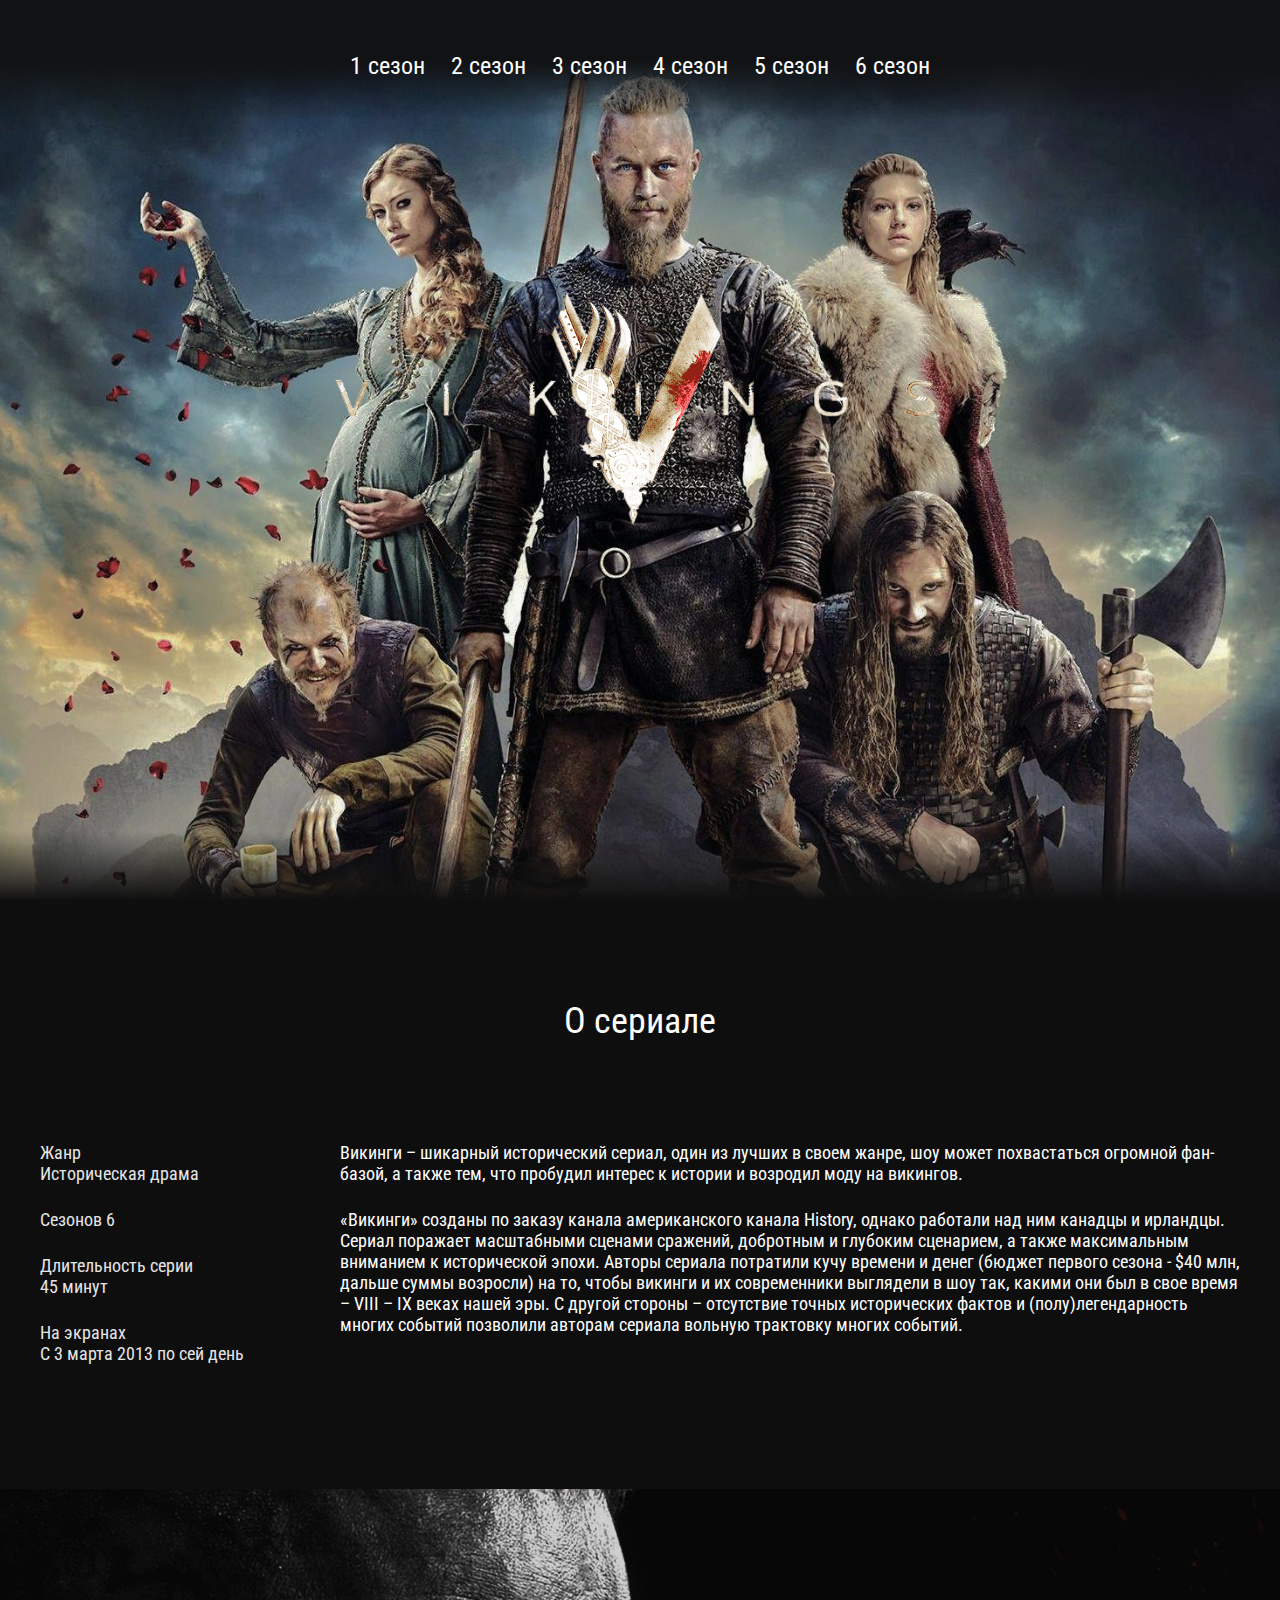
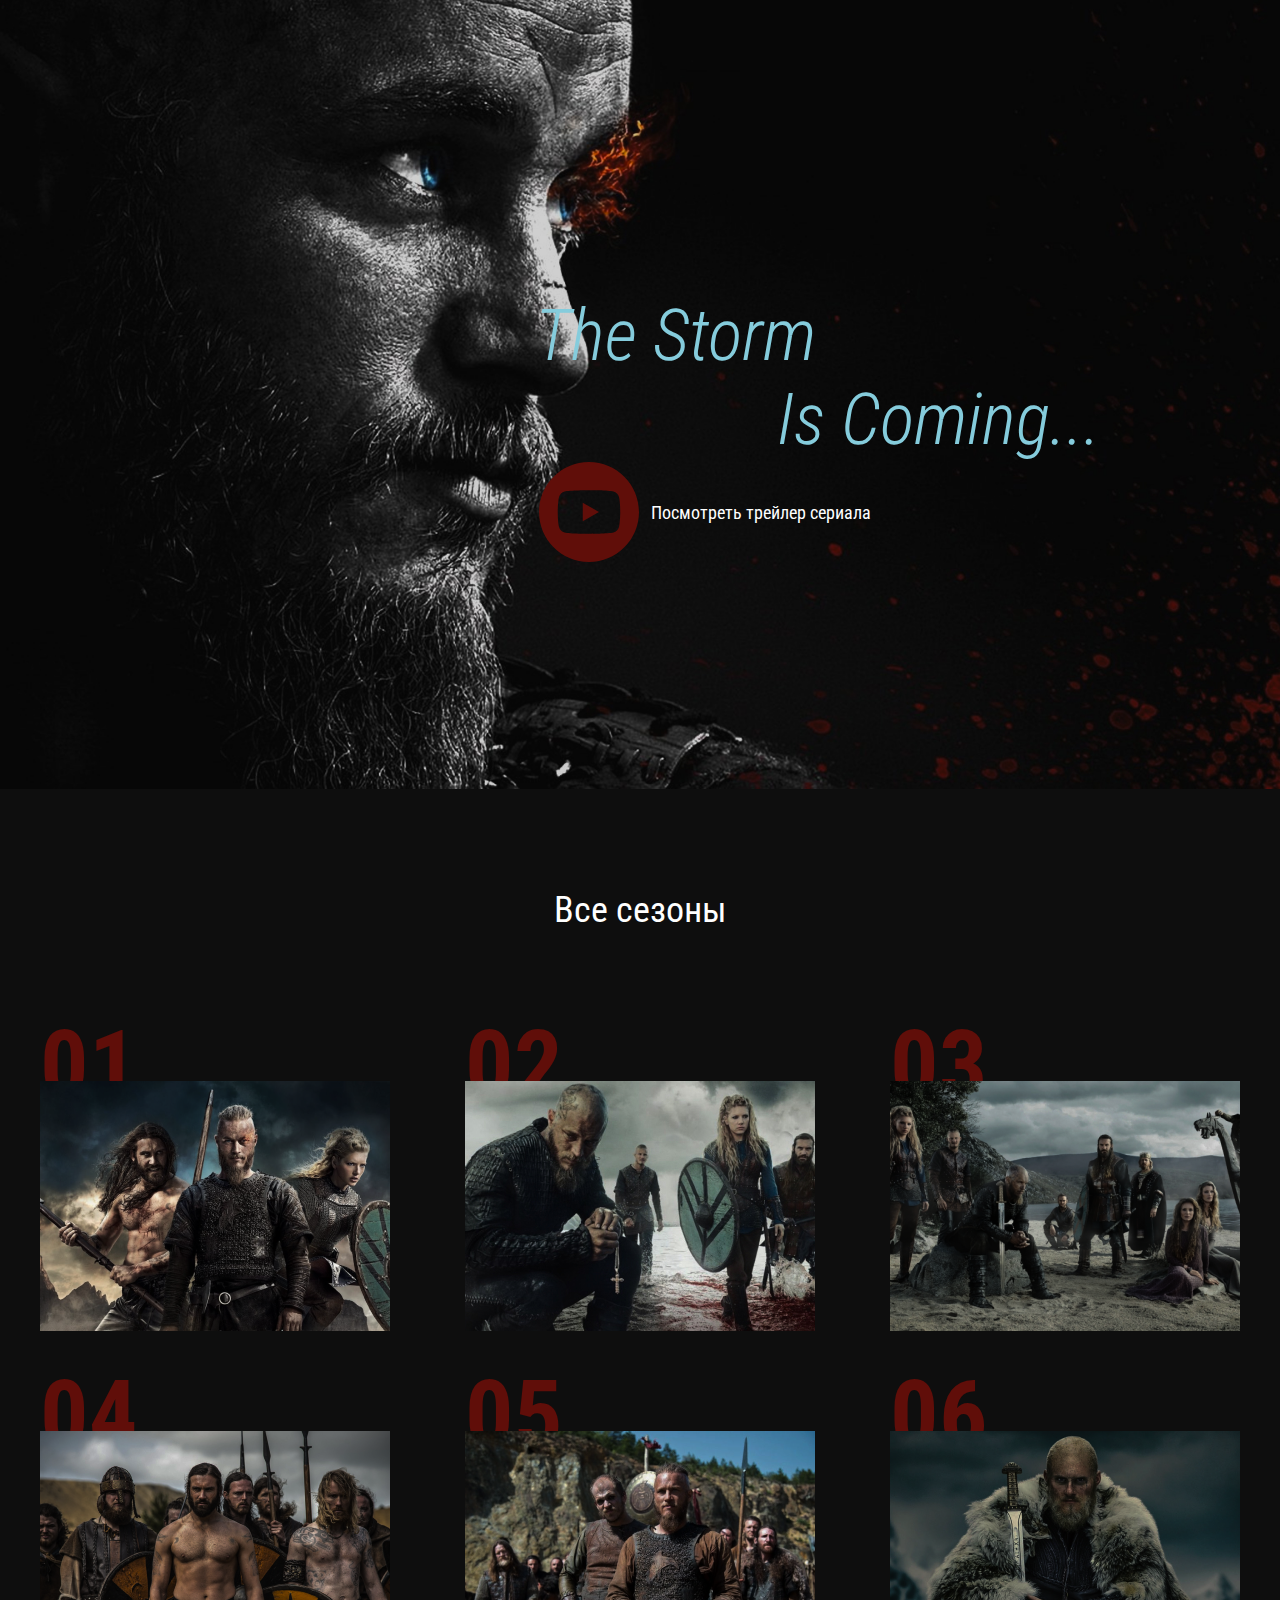
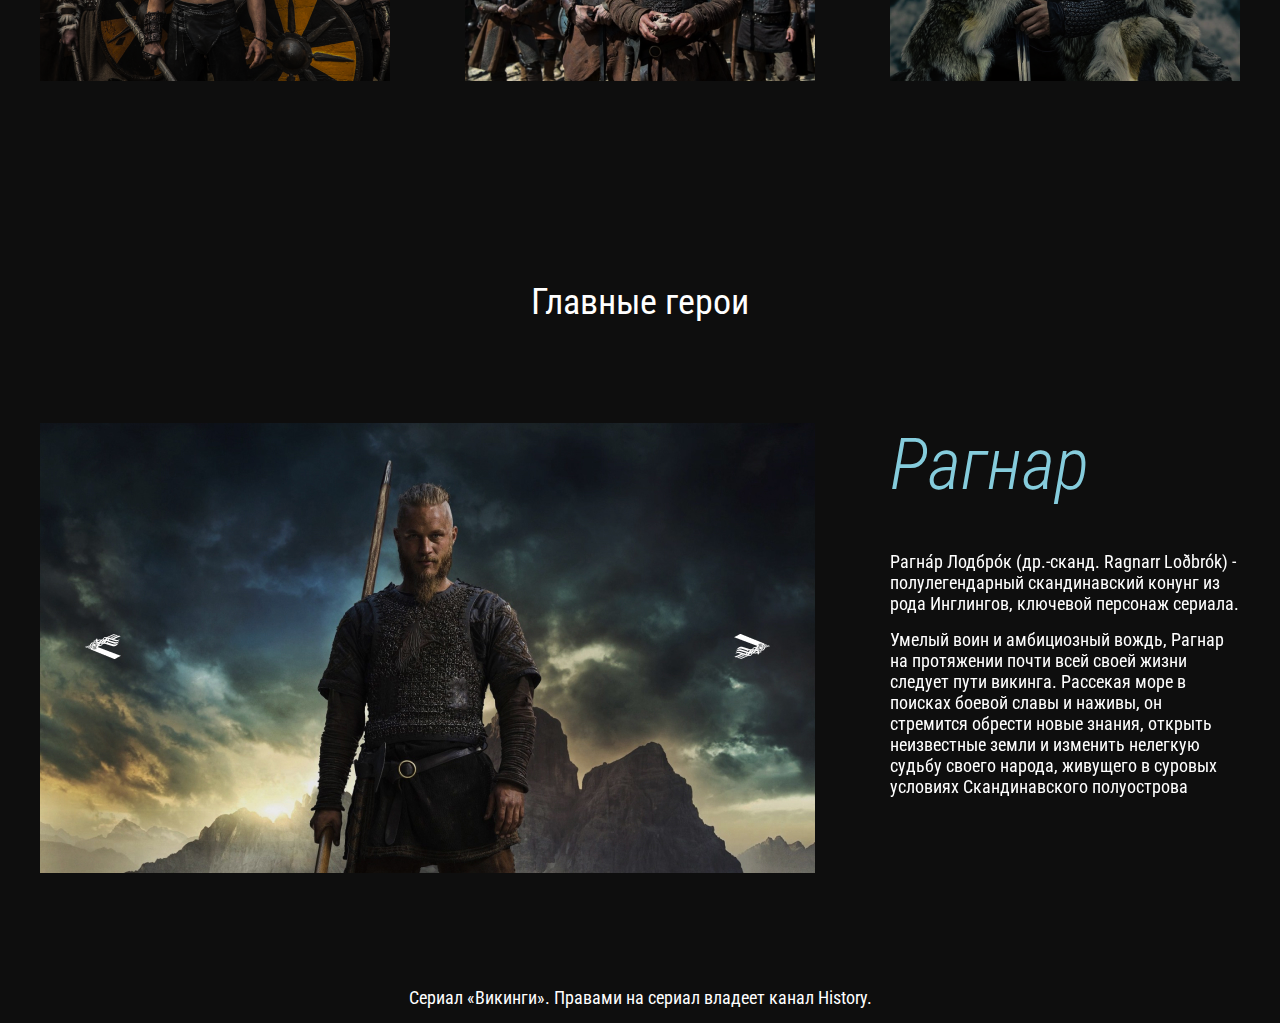
<file: index.html>
<!DOCTYPE html>
<html lang="en">
<head>
  <meta charset="UTF-8">
  <meta name="viewport" content="width=device-width, initial-scale=1.0">
  <meta http-equiv="X-UA-Compatible" content="ie=edge">
  <title>Vikings</title>
  <link rel="preconnect" href="https://fonts.gstatic.com">
<link href="https://fonts.googleapis.com/css2?family=Roboto+Condensed:ital,wght@0,400;0,700;1,300&display=swap" rel="stylesheet">
  <link rel="stylesheet" href="css/reset.css">
  <link rel="stylesheet" href="css/slick.css">
  <link rel="stylesheet" href="css/jquery.fancybox.css">
  <link rel="stylesheet" href="css/style.css">
</head>
<body>
  <header class="header">
    <nav class="menu">
      <button class="menu__btn">
        <span></span>
      </button>
      <ul class="menu__list">
        <li class="menu__list-item">
          <a class="menu__list-link" href="season-1.html">1 сезон</a>
        </li>
        <li class="menu__list-item">
          <a class="menu__list-link" href="#">2 сезон</a>
        </li>
        <li class="menu__list-item">
          <a class="menu__list-link" href="#">3 сезон</a>
        </li>
        <li class="menu__list-item">
          <a class="menu__list-link" href="#">4 сезон</a>
        </li>
        <li class="menu__list-item">
          <a class="menu__list-link" href="#">5 сезон</a>
        </li>
        <li class="menu__list-item">
          <a class="menu__list-link" href="#">6 сезон</a>
        </li>
      </ul>
    </nav>
    <div class="logo">
      <img class="logo__img" src="images/logo.png" alt="Логотип">
    </div>
  </header>
    <section class="about section-page">
    <div class="container">
    <h3 class="title">
      О сериале
    </h3>
    <div class="about__inner">
      <ul class="about__info">
    <li class="about__info-item">
      Жанр
      <span> Историческая драма</span>
    </li>
    <li class="about__info-item">Сезонов
      6</li>
    <li class="about__info-item"> Длительность серии
      <span>45 минут</span>
      </li>
    <li class="about__info-item">На экранах
      <span>С 3 марта 2013 по сей день</span></li>
      </ul>
      
     
      
    <div class="about__text">
      <p>Викинги – шикарный исторический сериал, один из лучших в своем жанре, шоу может похвастаться огромной фан-базой, а также тем, что пробудил интерес к истории и возродил моду на викингов.
        </p>
        <p>«Викинги» созданы по заказу канала американского канала History, однако работали над ним канадцы и ирландцы. Сериал поражает масштабными сценами сражений, добротным и глубоким сценарием, а также максимальным вниманием к исторической эпохи. Авторы сериала потратили кучу времени и денег (бюджет первого сезона - $40 млн, дальше суммы возросли) на то, чтобы викинги и их современники выглядели в шоу так, какими они был в свое время – VIII – IX веках нашей эры. С другой стороны – отсутствие точных исторических фактов и (полу)легендарность многих событий позволили авторам сериала вольную трактовку многих событий.</p>
         </div>
      </div>
    </div>
  </section>
<section class="video">
  <div class="conteiner">
    <h3 class="video__text"><span>The Storm </span>
      Is Coming...</h3>
      <a class="video__btn" data-fancybox href="https://www.youtube.com/watch?v=-2ASgvKNcfU">Посмотреть трейлер сериала</a>
  </div>
</section>
<section class="seasons section-page">
  <div class="container">
    <h3 class="title">
      Все сезоны
    </h3>
    <ol class="seasons__inner">
      <li class="seasons__item" style="background-image: url(images/seasons-image-1.png);">
        <a href="season-1.html" class="seasons__link">Cмотреть</a>
      </li>
      <li class="seasons__item" style="background-image: url(images/seasons-image-2.png);">
        <a href="#" class="seasons__link">Cмотреть</a>
      </li>
      <li class="seasons__item" style="background-image: url(images/seasons-image-3.png);">
        <a href="#" class="seasons__link">Cмотреть</a>
      </li>
      <li class="seasons__item" style="background-image: url(images/seasons-image-4.png);">
        <a href="#" class="seasons__link">Cмотреть</a>
      </li>
      <li class="seasons__item" style="background-image: url(images/seasons-image-5.png);">
        <a href="#" class="seasons__link">Cмотреть</a>
      </li>
      <li class="seasons__item" style="background-image: url(images/seasons-image-6.png);">
        <a href="#" class="seasons__link">Cмотреть</a>
      </li>
    </ol>
  </div>
</section>
<section class="heroes section-page">
  <div class="container">
    <h3 class="title">Главные герои</h3>
    <div class="heroes__inner">
      <div class="heroes__slider-img">
        <img class="heroes__images" src="images/hero-1.jpg" alt="">
        <img class="heroes__images" src="images/hero-1.jpg" alt="">
        <img class="heroes__images" src="images/hero-1.jpg" alt="">
      </div>
      <div class="heroes__slider-text">
        <div class="heroes__text">
          <h4 class="heroes__name">Рагнар</h4>
          <p>Рагна́р Лодбро́к (др.-сканд. Ragnarr Loðbrók) - полулегендарный скандинавский конунг из рода Инглингов, ключевой персонаж сериала.
          </p>
          <p>Умелый воин и амбициозный вождь, Рагнар на протяжении почти всей своей жизни следует пути викинга. Рассекая море в поисках боевой славы и наживы, он стремится обрести новые знания, открыть неизвестные земли и изменить нелегкую судьбу своего народа, живущего в суровых условиях Скандинавского полуострова</p>
        </div>
        <div class="heroes__text">
          <h4 class="heroes__name">Рагнар2</h4>
          <p>Рагна́р Лодбро́к (др.-сканд. Ragnarr Loðbrók) - полулегендарный скандинавский конунг из рода Инглингов, ключевой персонаж сериала.
          </p>
          <p>Умелый воин и амбициозный вождь, Рагнар на протяжении почти всей своей жизни следует пути викинга. Рассекая море в поисках боевой славы и наживы, он стремится обрести новые знания, открыть неизвестные земли и изменить нелегкую судьбу своего народа, живущего в суровых условиях Скандинавского полуострова</p>
        </div>
        <div class="heroes__text">
          <h4 class="heroes__name">Рагнар3</h4>
          <p>Рагна́р Лодбро́к (др.-сканд. Ragnarr Loðbrók) - полулегендарный скандинавский конунг из рода Инглингов, ключевой персонаж сериала.
          </p>
          <p>Умелый воин и амбициозный вождь, Рагнар на протяжении почти всей своей жизни следует пути викинга. Рассекая море в поисках боевой славы и наживы, он стремится обрести новые знания, открыть неизвестные земли и изменить нелегкую судьбу своего народа, живущего в суровых условиях Скандинавского полуострова</p>
        </div>
      </div>
    </div>
  </div>
</section>
<footer class="footer">
 <div class="container">
   <p class="copy">Сериал «Викинги». Правами на сериал владеет канал History.</p>
  </div> 
</footer>

  <script src="https://ajax.googleapis.com/ajax/libs/jquery/3.4.1/jquery.min.js"></script>
  <script src="js/slick.min.js"></script>
  <script src="js/jquery.fancybox.min.js"></script>
  <script src="js/main.js"></script>
</body>
</html>
</file>
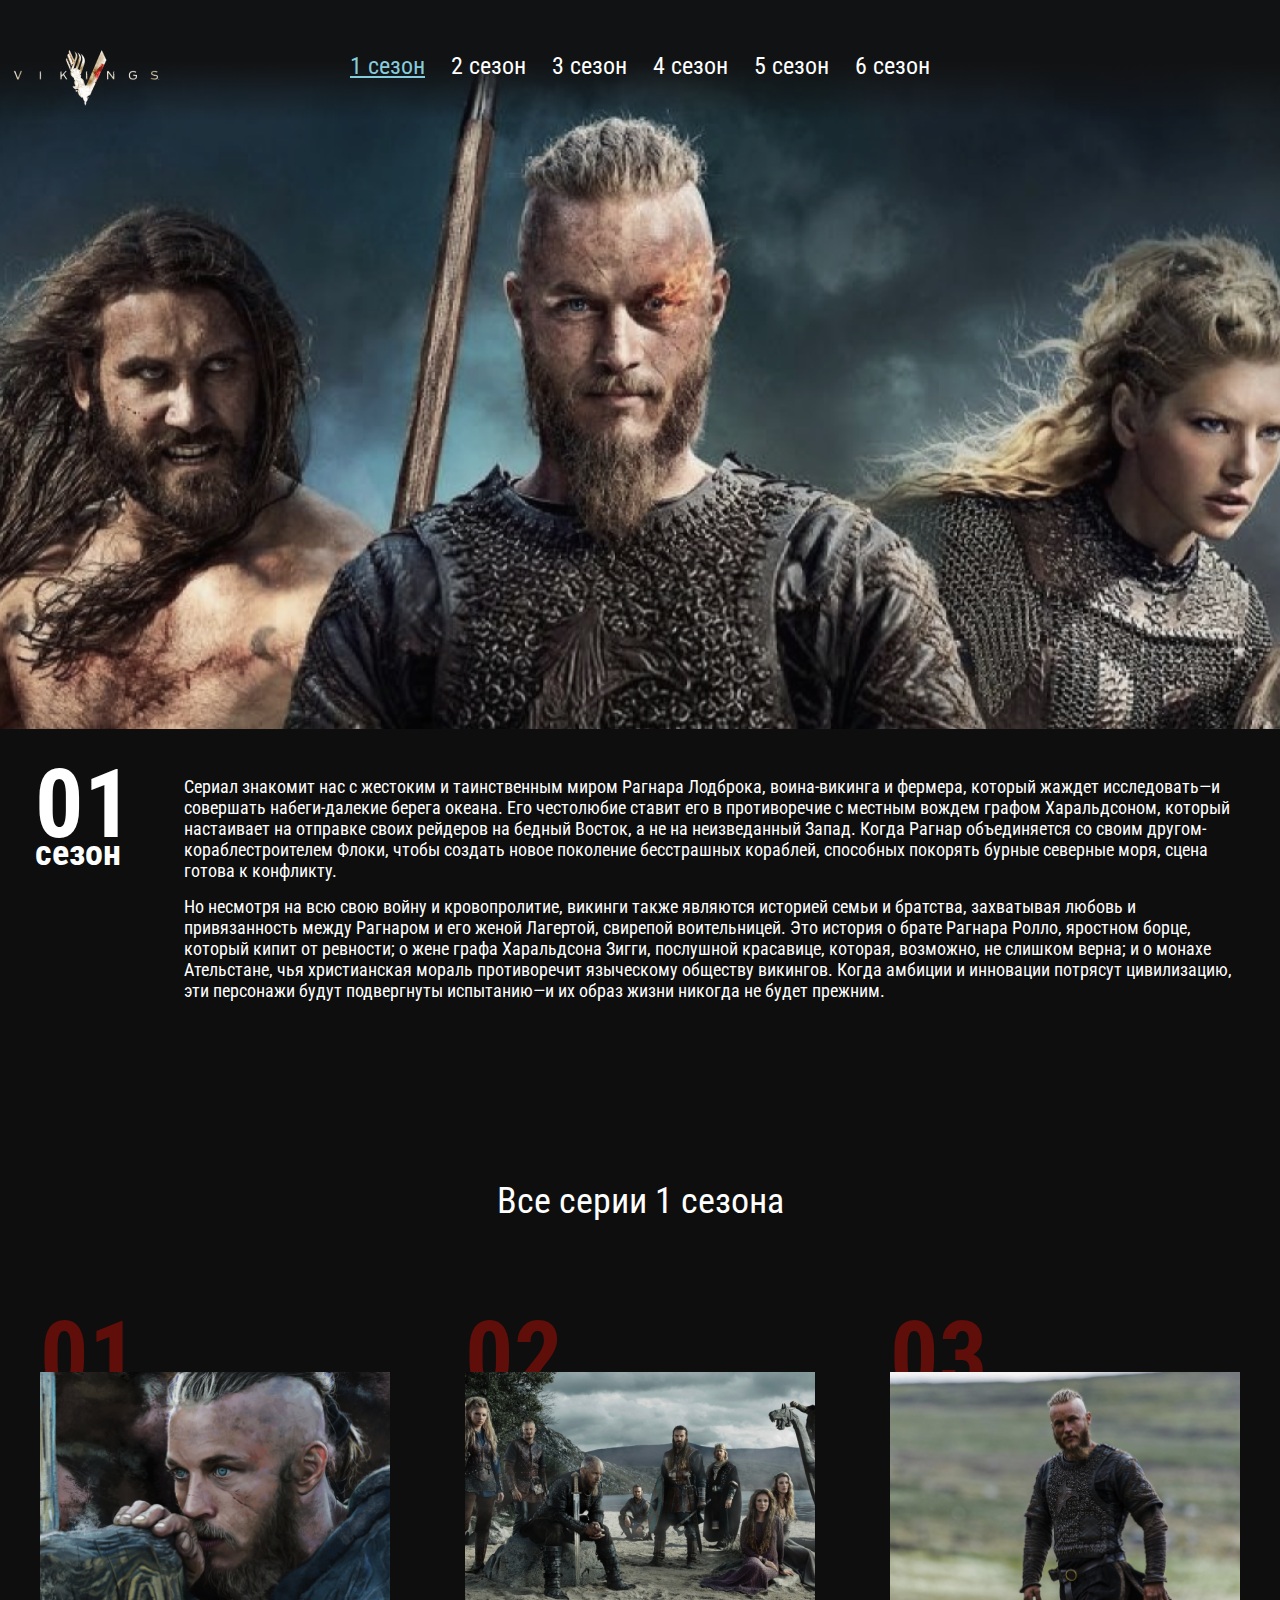
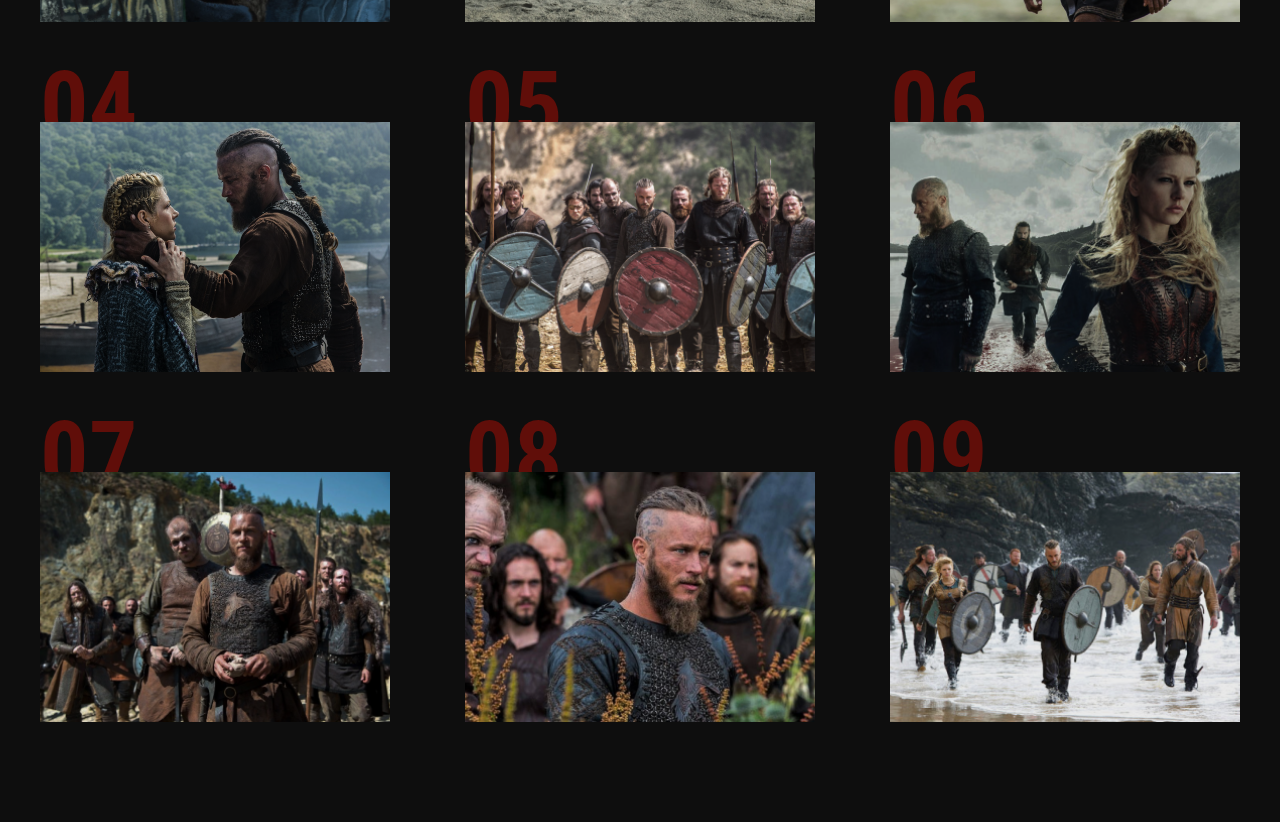
<file: season-1.html>
<!DOCTYPE html>
<html lang="ru">
<head>
    <meta charset="UTF-8">
    <meta name="viewport" content="width=device-width, initial-scale=1.0">
    <meta http-equiv="X-UA-Compatible" content="ie=edge">
  <title>Vikings</title>
  <link rel="preconnect" href="https://fonts.gstatic.com">
<link href="https://fonts.googleapis.com/css2?family=Roboto+Condensed:ital,wght@0,400;0,700;1,300&display=swap" rel="stylesheet">
  <link rel="stylesheet" href="css/reset.css">
  <link rel="stylesheet" href="css/jquery.fancybox.css">
  <link rel="stylesheet" href="css/style.css">
</head>
<body>
<header class="page-header">
  <nav class="menu">
    <button class="menu__btn">
      <span></span>
    </button>
    <div class="menu__container">
    <a href="index.html" class="page-logo">
      <img src="images/page-logo.png" alt="">
    </a>
    <ul class="menu__list">
      <li class="menu__list-item">
        <a class="menu__list-link menu__list-link--active" href="#">1 сезон</a>
      </li>
      <li class="menu__list-item">
        <a class="menu__list-link" href="#">2 сезон</a>
      </li>
      <li class="menu__list-item">
        <a class="menu__list-link" href="#">3 сезон</a>
      </li>
      <li class="menu__list-item">
        <a class="menu__list-link" href="#">4 сезон</a>
      </li>
      <li class="menu__list-item">
        <a class="menu__list-link" href="#">5 сезон</a>
      </li>
      <li class="menu__list-item">
        <a class="menu__list-link" href="#">6 сезон</a>
      </li>
    </ul>
  </div>
  </nav>
  <div class="season-info">
    <div class="season-info__num">
      01
      <span>cезон</span>
    </div>
    <div class="season-info__text">
      <p>Сериал знакомит нас с жестоким и таинственным миром Рагнара Лодброка, воина-викинга и фермера, который жаждет исследовать—и совершать набеги-далекие берега океана. Его честолюбие ставит его в противоречие с местным вождем графом Харальдсоном, который настаивает на отправке своих рейдеров на бедный Восток, а не на неизведанный Запад. Когда Рагнар объединяется со своим другом-кораблестроителем Флоки, чтобы создать новое поколение бесстрашных кораблей, способных покорять бурные северные моря, сцена готова к конфликту.
</p>
<p>
  Но несмотря на всю свою войну и кровопролитие, викинги также являются историей семьи и братства, захватывая любовь и привязанность между Рагнаром и его женой Лагертой, свирепой воительницей. Это история о брате Рагнара Ролло, яростном борце, который кипит от ревности; о жене графа Харальдсона Зигги, послушной красавице, которая, возможно, не слишком верна; и о монахе Ательстане, чья христианская мораль противоречит языческому обществу викингов. Когда амбиции и инновации потрясут цивилизацию, эти персонажи будут подвергнуты испытанию—и их образ жизни никогда не будет прежним.</p>
    </div>
  </div>
  </header>
  <section class="seasons section-page">
    <div class="container">
      <h3 class="title">
        Все серии 1 сезона
            </h3>
      <ol class="seasons__inner">
        <li class="seasons__item" style="background-image: url(images/seria-1bg.png);">
          <a data-fancybox="gallery" href="https://www.youtube.com/watch?v=-2ASgvKNcfU" class="seasons__link">Cмотреть</a>
        </li>
        <li class="seasons__item" style="background-image: url(images/seria-2bg.png);">
          <a data-fancybox="gallery" href="https://www.youtube.com/watch?v=-2ASgvKNcfU" class="seasons__link">Cмотреть</a>
        </li>
        <li class="seasons__item" style="background-image: url(images/seria-3bg.png);">
          <a data-fancybox="gallery" href="https://www.youtube.com/watch?v=-2ASgvKNcfU" class="seasons__link">Cмотреть</a>
        </li>
        <li class="seasons__item" style="background-image: url(images/seria-4bg.png);">
          <a data-fancybox="gallery" href="https://www.youtube.com/watch?v=-2ASgvKNcfU" class="seasons__link">Cмотреть</a>
        </li>
        <li class="seasons__item" style="background-image: url(images/seria-5bg.png);">
          <a data-fancybox="gallery" href="https://www.youtube.com/watch?v=-2ASgvKNcfU" class="seasons__link">Cмотреть</a>
        </li>
        <li class="seasons__item" style="background-image: url(images/seria-6bg.png);">
          <a data-fancybox="gallery" href="https://www.youtube.com/watch?v=-2ASgvKNcfU" class="seasons__link">Cмотреть</a>
        </li>
        <li class="seasons__item" style="background-image: url(images/seria-7bg.png);">
          <a data-fancybox="gallery" href="https://www.youtube.com/watch?v=-2ASgvKNcfU" class="seasons__link">Cмотреть</a>
        </li>
        <li class="seasons__item" style="background-image: url(images/seria-8bg.png);">
          <a data-fancybox="gallery" href="https://www.youtube.com/watch?v=-2ASgvKNcfU" class="seasons__link">Cмотреть</a>
        </li>
        <li class="seasons__item" style="background-image: url(images/seria-9bg.png);">
          <a data-fancybox="gallery" href="https://www.youtube.com/watch?v=-2ASgvKNcfU" class="seasons__link">Cмотреть</a>
        </li>
      </ol>
    </div>
  </section>

    <script src="https://ajax.googleapis.com/ajax/libs/jquery/3.4.1/jquery.min.js"></script>
    <script src="js/jquery.fancybox.min.js"></script>
    <script src="js/main.js"></script>
  </body>
  </html>
</file>
<file: css/style.css>
*{
    box-sizing: border-box;
}

body{
    background-color: #0E0E0E;
    color: #fff;
    font-family: 'Roboto Condensed', sans-serif;
    font-weight: 400px;
    font-size: 18px;
    line-height: 21px;
}

a{
    color: inherit;
    text-decoration: none;
}
ul{
    list-style: none;
}

.container{
    max-width: 1220px;
    padding: 0 10px;
    margin: 0 auto;
}

.section-page{
    padding: 100px 0;
}

.title{
    text-align: center;
    margin-bottom: 100px;
    font-size: 36px;
    line-height: 42px;
    font-weight: 400;
}

.header{
    background-image: url(../images/header-bg.jpg);
    height: 100vh;
    background-size: cover;
    background-repeat: no-repeat;
    background-position: center 50px;
    text-align: center;
    position: relative;
}

.header::after{
    content: '';
    position: absolute;
    height: 70px;
    bottom: -1px;
    left: 0;
    width: 100%;
    background: linear-gradient(180deg, #0E0E0E 0%, rgba(17, 17, 17, 0.850295) 16.53%, rgba(32, 31, 33, 0) 100%);
    transform: rotate(180deg);
}

.menu{
    padding: 50px 0 58px;
    background: linear-gradient(180deg, #111213 0%, #111213 43.62%, rgba(32, 31, 33, 0) 86.33%);
}

.menu__btn{
    display: none;
}

.menu__list{
    display: flex;
    justify-content: center;

}

.menu__list-item{
    padding: 0 13px;
}

.menu__list-link{
    font-size: 36px;
    line-height: 42px;
}
.menu__list-link:hover, .menu__list-link--active{
    color: #85CCDC;
    text-decoration-line: underline;
}

.logo{
    padding-top: 17vh;
}

.about__inner{
    display: flex;
}

.about__info{
    width: 375px;
    margin-right: 50px;
    flex: none;
}

.about__info-item{
    margin-bottom: 25px;
    color: #E5E5E5;
}

.about__info-item span{
    display: block;
}

.about__text p{
    margin-bottom: 25px;
}

.video{
    background-image: url(../images/video-bg.jpg);
    height: 100vh;
    background-size: cover;
    background-position: center center;
    background-repeat: no-repeat;
    text-align: right;
    padding-right: 17%;
}

.video__text{
font-style: italic;
font-weight: 300;
font-size: 72px;
line-height: 84px;
color: #85CCDC;
padding-top: 45vh;
margin-bottom: 40px;
}

.video__text span{
display: block;
padding-right: 285px;
}

.video__btn{
    padding-left: 112px;
    position: relative;
    margin-right: 230px;
}

.video__btn::before{
    content: '';
    position: absolute;
    width: 100px;
    height: 100px;
    top: -40px;
    left: 0;
    background-image: url(../images/youtube-btn.svg);
}

.seasons__inner{
    display: grid;
    grid-template-columns: repeat(auto-fill, minmax(284px, 1fr));
    grid-gap: 100px 75px;
    counter-reset: number;
    padding-top: 50px;
}

.seasons__item{
    width: 350px;
    height: 250px;
    background-position: center center;
    background-repeat: no-repeat;
    background-size: cover;
    list-style: none;
    position: relative;
    display: flex;
    justify-content: center;
    align-items: center;
}

.seasons__item:hover .seasons__link{
    opacity: 1;
}

.seasons__item::before{
    content: "0" counter(number);
    counter-increment: number;
    position: absolute;
    font-weight: bold;
    font-size: 96px;
    line-height: 112px;
    color: #600E09;
    left: 0;
    top: -72px;
    z-index: -1;
}

.seasons__item:nth-child(n+10)::before{
    content: counter(number);
}

.seasons__item:hover::after{
    content: '';
    position: absolute;
    top: 0;
    right: 0;
    left: 0;
    bottom: 0;
    background: rgba(14, 14, 14, 0.8);
}


.seasons__link{
    font-size: 36px;
    line-height: 42px;
    padding: 12px 78px 11px;
    background-color: #0E0E0E;
    opacity: 0;
    transition: all .3s;
    z-index: 2;
}

.heroes__inner{
    display: flex;
    justify-content: space-between;
}

.heroes__slider-img{
    max-width: 775px;
}

.heroes__slider-text{
    max-width: 350px;
}

.slick-btn{
    position: absolute;
    top: 50%;
    transform: translateY(-50%);
    border: none;
    background-color: transparent;
    z-index: 5;
    cursor: pointer;
    outline: none;
}

.slick-prev{
    left: 38px;
}

.slick-next{
    right: 38px;
}

.heroes__name{
    font-style: italic;
    font-weight: 300;
    font-size: 72px;
    line-height: 84px;
    color: #85CCDC;
    margin-bottom: 44px;
    
}

.heroes__text p{
    margin-bottom: 15px;
}

.copy{
    padding: 14px 0 15px;
    text-align: center;
}

/* start season-1 */

.page-header{
    background-image: url(../images/season-1bg.png);
    background-repeat: no-repeat;
    background-position: center center;
    background-size: cover;
    height: 90vh;
    position: relative;
}

.menu__container{
    max-width: 1385px;
    margin: 0 auto;
    position: relative;
}

.page-logo{
    position: absolute;
    left: 0;

}

.season-info{
    position: absolute;
    max-width: 1385px;
    display: flex;
    padding: 47px 47px 64px 35px;
    background: #0E0E0E;
    bottom: 0;
    left: 0;
    right: 0;
    margin: 0 auto;
}

.season-info__num{
    font-weight: bold;
font-size: 96px;
line-height: 56px;
text-emphasis: center;
margin-right: 51px;
}
.season-info__num span{
    display: block;
    font-size: 36px;
    line-height: 42px;
}
.season-info__text p{
    margin-bottom: 15px;
}
/* end season-1 */

/* start media */

@media (max-width: 1420px){
    .page-logo{
        left: 10px;
        right: -6px;
    }
    .video{
        padding-right: 14%;
    }
}

@media (max-width: 1366px){
    .logo__img{
        width: 50%;
    }
    .menu__list-link{
        font-size: 24px;
        line-height: 32px;
    }
    .about__info{
        width: 250px;
    }
    .page-header{
        height: 120vh;
    }
    .page-header {
        background-position: 63% center;
    }
}

@media (max-width: 1200px){
    .heroes__inner{
        display: block;
    }
    .heroes__slider-text{
        max-width: 100%;
        padding-top: 50px;
    }
    .heroes__slider-img{
        max-width: 100%;
    }
    .page-header {
        background-position: 54% center;
    }
}

@media (max-width: 1088px){
    .seasons__item{
        height: 340px;
}
}

@media (max-width: 992px){
    .page-logo{
        display: none;
    }
    .video{
        padding-right: 0;
    }
}

@media (max-width: 768px){
    .about__inner{
        display: block;
    }
    .section-page{
        padding: 50px 0;
    }
    .title{
        margin-bottom: 50px;
        font-size: 28px;
        line-height: 36px;
    }
    body{
        font-size: 16px;
        line-height: 19px;
    }
        .video{
        padding-right: 10px;
    }
    .video__btn {
        padding-left: 59px;
    }
    .video__btn {
    padding-right: 50px;
}
.seasons__item {
    width: 300px;
}

    .video__text{
        font-size: 48px;
        line-height: 56px;
    }

    .video__text span{
        padding-right: 200px;
    }

    .video__btn{
        padding-left: 62px;
        margin-right: 0;
    }
    
    .video__btn::before{
        width: 50px;
        height: 50px;
        background-size: cover;
        top: -16px;
    }

    .seasons__inner{
        grid-gap: 80px 35px;
    }

    .heroes__name{
        font-size: 46px;
        line-height: 56px;
        margin-bottom: 25px;
    }
    .season__info{
        display: block;
        padding: 30px 10px 0px 10px;
    }
    .season-info__num{
        text-align: left;
        font-size: 50px;
        line-height: 26px;
        margin-bottom: 15px;
    }
    .season-info__num span{
        font-size: 25px;
        line-height: 32px;
    }
}

@media (max-width: 640px){
.menu{
    padding: 0;
    text-align: center;
    background: linear-gradient(180deg, #111213 0%, #111213 10%, rgba(32, 31, 33, 0) 86.33%);
}
.page-logo {
    margin-left: 37%;
    max-width: 150px;
}

.menu__list{
    display: block;
    transform: translateY(-130%);
    transition: all .3s;
}
.menu__list.menu__list--active{
    transform: translateY(0%);
    padding: 100px 0 50px;
    background-color: #0E0E0E;
}

.menu__list-link{
    display: block;
    padding: 10px 0;
}

.logo{
    padding-top: 21vh;
}
.page-logo{
    display: block;
    z-index: 10;
    top: 22px;
}
.menu__btn{
    display: block;
    width: 50px;
    height: 40px;
    cursor: pointer;
    position: absolute;
    z-index: 10;
    right: 10px;
    top: 20px;
    display: flex;
    align-items: center;
    background-color: transparent;
    border: none;
    padding: 0;
}

.menu__btn span{
    background-color: white;
    height: 5px;
    width: 100%;

}
.menu__btn::after, .menu__btn::before{
    content: "";
    width: 100%;
    height: 5px;
    background-color: #fff;
    position: absolute;
}
.menu__btn::before{
    top: 0;
    left: 0;
}
.menu__btn::after{
    bottom: 0;
    left: 0;
}
.page-header{
    height: 160vh;
}
.page-header {
    background-position: 54% center;
}

}

@media (max-width: 468px){
    .page-header {
        background-position: 55% -62px;
    }
}

@media (max-width: 468px){
    .seasons__item {
        width: 430px;
    }
    .page-logo {
        max-width: 150px;
        margin-left: 32%;
    }
}
@media (max-width: 414px){
    .seasons__item{
        height: 203px;
    }
    .page-logo {
    margin-left: 15%;
}
}

@media (max-width: 450px){
    div .seasons__item {
        width: 300px;
    }
}
@media (max-width: 420px){
    .season-info {
        position: relative;
        margin-top: 125px;
        display: block;
    }
}


/* end media */
</file>
